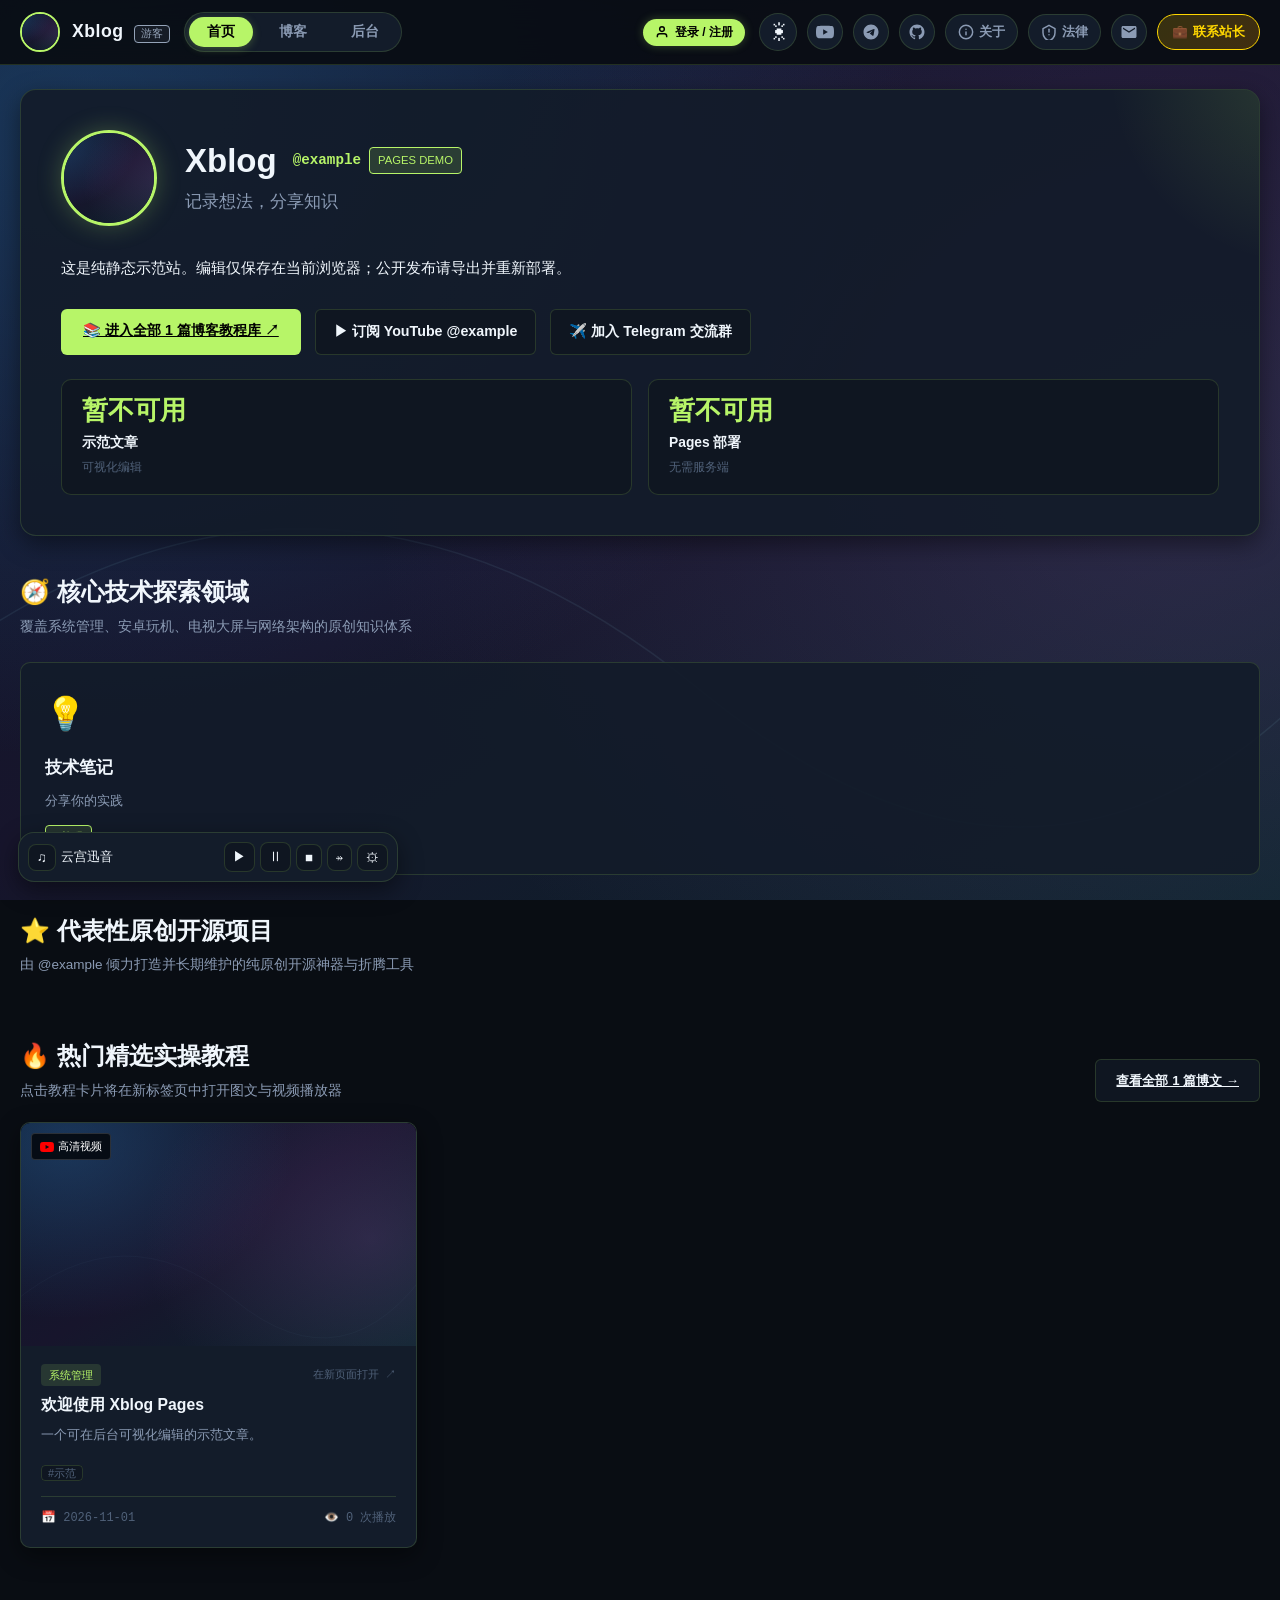
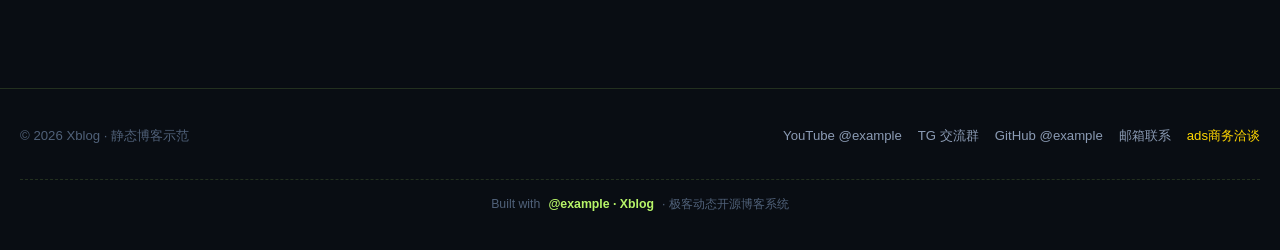
<file: site/index.html>
<!doctype html>
<html lang="zh-CN">
<head>
  <meta charset="utf-8">
  <meta name="viewport" content="width=device-width, initial-scale=1.0">
  <title>Xblog · 极客技术博客 & 玩机知识库</title>
  <meta name="description" content="Xblog官方博客，分享玩机折腾、系统管理与 Linux 运维、Cloudflare、Android TV 与极简科技生活。">
  <link rel="icon" type="image/png" href="assets/gradient-dark.svg">
  <link rel="stylesheet" href="style.css">
  <link rel="stylesheet" href="enhancements.css">
  <link rel="stylesheet" href="editor.css">
  <link rel="stylesheet" href="music-player.css">
</head>
<body data-theme="tech">

  <!-- 专属主题过渡层 (不同主题专属动画控制器) -->
  <div id="theme-transition-curtain"></div>

  <!-- 顶部导航栏 -->
  <header class="header-nav">
    <div class="nav-container">
      <!-- 左侧：品牌头像与标题 -->
      <a href="#home" class="brand-wrap" onclick="navigateTo('home');">
        <img src="assets/gradient-dark.svg" alt="Xblog" class="brand-avatar" onerror="this.src='https://images.unsplash.com/photo-1535713875002-d1d0cf377fde?w=100'">
        <div>
          <span class="brand-title">Xblog</span>
          <span class="brand-badge" id="header-user-level-badge" style="color: #94a3b8; border-color: #94a3b8;">游客</span>
        </div>
      </a>

      <!-- 中间：上排标签页 (首页、博客、后台) -->
      <nav class="nav-tabs-center">
        <button id="nav-tab-home" class="nav-tab-btn active" onclick="navigateTo('home');">首页</button>
        <button id="nav-tab-blog" class="nav-tab-btn" onclick="navigateTo('blog');">博客</button>
        <button id="nav-tab-admin" class="nav-tab-btn" onclick="navigateTo('admin');">后台</button>
      </nav>

      <!-- 右上角：官方图标 (YouTube, TG, GITHUB, 邮件, ads洽谈) -->
      
        <!-- 用户登录与等级切换快捷入口 -->
        <div id="nav-user-status-wrap" style="display: flex; align-items: center; gap: 6px;"></div>

        <div class="nav-right-socials">
        <button id="color-mode-toggle" type="button" aria-label="切换浅色主题" title="切换浅色主题">☀</button>
        <!-- YouTube 图标 -->
        <a href="https://www.youtube.com/" target="_blank" rel="noopener noreferrer" class="social-icon-btn" title="YouTube: @example">
          <svg width="18" height="18" viewBox="0 0 24 24" fill="currentColor"><path d="M23.498 6.186a3.016 3.016 0 0 0-2.122-2.136C19.505 3.545 12 3.545 12 3.545s-7.505 0-9.377.505A3.017 3.017 0 0 0 .502 6.186C0 8.07 0 12 0 12s0 3.93.502 5.814a3.016 3.016 0 0 0 2.122 2.136c1.871.505 9.376.505 9.376.505s7.505 0 9.377-.505a3.015 3.015 0 0 0 2.122-2.136C24 15.93 24 12 24 12s0-3.93-.502-5.814zM9.545 15.568V8.432L15.818 12l-6.273 3.568z"/></svg>
        </a>

        <!-- Telegram (TG) 图标 -->
        <a href="https://t.me/" target="_blank" rel="noopener noreferrer" class="social-icon-btn" title="Telegram: @example">
          <svg width="18" height="18" viewBox="0 0 24 24" fill="currentColor"><path d="M12 2C6.48 2 2 6.48 2 12s4.48 10 10 10 10-4.48 10-10S17.52 2 12 2zm4.64 6.8c-.15 1.58-.8 5.42-1.13 7.19-.14.75-.42 1-.68 1.03-.58.05-1.02-.38-1.58-.75-.88-.58-1.38-.94-2.23-1.5-.99-.65-.35-1.01.22-1.59.15-.15 2.71-2.48 2.76-2.69a.2.2 0 0 0-.05-.18c-.06-.05-.14-.03-.21-.02-.09.02-1.49.95-4.22 2.79-.4.27-.76.41-1.08.4-.36-.01-1.04-.2-1.55-.37-.63-.2-1.12-.31-1.08-.66.02-.18.27-.36.75-.55 2.92-1.27 4.86-2.11 5.83-2.51 2.78-1.16 3.35-1.36 3.73-1.36.08 0 .27.02.39.12.1.08.13.19.14.27-.01.06.01.24 0 .38z"/></svg>
        </a>

        <!-- GITHUB 图标 -->
        <a href="https://github.com/" target="_blank" rel="noopener noreferrer" class="social-icon-btn" title="GitHub: @example">
          <svg width="18" height="18" viewBox="0 0 24 24" fill="currentColor"><path fill-rule="evenodd" clip-rule="evenodd" d="M12 2C6.477 2 2 6.484 2 12.017c0 4.425 2.865 8.18 6.839 9.504.5.092.682-.217.682-.483 0-.237-.008-.868-.013-1.703-2.782.605-3.369-1.343-3.369-1.343-.454-1.158-1.11-1.466-1.11-1.466-.908-.62.069-.608.069-.608 1.003.07 1.53 1.032 1.53 1.032.892 1.53 2.341 1.088 2.91.832.092-.647.35-1.088.636-1.338-2.22-.253-4.555-1.113-4.555-4.951 0-1.093.39-1.988 1.029-2.688-.103-.253-.446-1.272.098-2.65 0 0 .84-.27 2.75 1.026A9.564 9.564 0 0112 6.844c.85.004 1.705.115 2.504.337 1.909-1.296 2.747-1.027 2.747-1.027.546 1.379.202 2.398.1 2.651.64.7 1.028 1.595 1.028 2.688 0 3.848-2.339 4.695-4.566 4.943.359.309.678.92.678 1.855 0 1.338-.012 2.419-.012 2.747 0 .268.18.58.688.482A10.019 10.019 0 0022 12.017C22 6.484 17.522 2 12 2z"/></svg>
        </a>

        <!-- 关于入口 (紧随 GitHub 之后) -->
        <a href="#about" class="social-icon-btn nav-text-btn" onclick="navigateTo('about');" title="关于Xblog与站长故事">
          <svg width="16" height="16" viewBox="0 0 24 24" fill="none" stroke="currentColor" stroke-width="2.2" stroke-linecap="round" stroke-linejoin="round">
            <circle cx="12" cy="12" r="10"></circle>
            <line x1="12" y1="16" x2="12" y2="12"></line>
            <line x1="12" y1="8" x2="12.01" y2="8"></line>
          </svg>
          <span>关于</span>
        </a>

        <!-- 法律入口 (紧随 关于 之后) -->
        <a href="#legal" class="social-icon-btn nav-text-btn" onclick="navigateTo('legal');" title="法律条款、隐私保护政策与免责声明">
          <svg width="16" height="16" viewBox="0 0 24 24" fill="none" stroke="currentColor" stroke-width="2.2" stroke-linecap="round" stroke-linejoin="round">
            <path d="M12 2L3 7v6c0 5.55 3.84 10.74 9 12 5.16-1.26 9-6.45 9-12V7l-9-5z"></path>
            <path d="M12 8v4"></path>
            <path d="M12 16h.01"></path>
          </svg>
          <span>法律</span>
        </a>

        <!-- 邮件图标 (指向 hello@example.com) -->
        <a href="mailto:hello@example.com" class="social-icon-btn" title="邮件联系: hello@example.com">
          <svg width="18" height="18" viewBox="0 0 24 24" fill="currentColor"><path d="M20 4H4c-1.1 0-1.99.9-1.99 2L2 18c0 1.1.9 2 2 2h16c1.1 0 2-.9 2-2V6c0-1.1-.9-2-2-2zm0 4l-8 5-8-5V6l8 5 8-5v2z"/></svg>
        </a>

        <!-- ads 商务洽谈 (指向电报 @Xzheteng8) -->
        <a href="https://t.me/Xzheteng8" target="_blank" rel="noopener noreferrer" class="ads-contact-btn" title="广告与商务洽谈: @Xzheteng8">
          <span>💼</span>
          <span>ads洽谈</span>
        </a>
      </div>
    </div>
  </header>

  <main class="main-wrapper">
    <!-- 1. 首页固定展示：Xblog深度频道介绍与专栏视图 -->
    <div id="home-intro-view"></div>

    <!-- 2. 博客知识库：分类管理、自动标签云与文章网格视图 -->
    <div id="blog-library-view" style="display: none;"></div>

    <!-- 3. 单篇博文详情视图 (在新窗口/页面中打开渲染) -->
    <div id="post-detail-view" style="display: none;"></div>

    <!-- 4. 金主爸爸专属广告自主对接平台视图 (不在首页导航显示，凭专属链接进入) -->
    <div id="sponsor-portal-view" style="display: none;"></div>

    <!-- 5. CMS 后台管理视图 (包含所有区域的单独管理功能) -->
    <div id="admin-view" style="display: none;"></div>

    <!-- 关于与免责声明视图容器 -->
    <div id="about-view" style="display: none;"></div>

    <!-- 法律条款与隐私政策合规视图容器 -->
    <div id="legal-view" style="display: none;"></div>

    <!-- 页面底部横幅广告位 (核心：空闲自动隐藏) -->
    <div id="ad-bottom-slot" class="ad-slot-container"></div>
  </main>

  <!-- 右下角浮动窗口广告位 (核心：空闲自动隐藏) -->
  <div id="ad-floating" style="display: none;"></div>

  <!-- 页脚 -->
  <footer style="border-top: 1px solid var(--border); padding: 36px 20px; text-align: center; color: var(--text-dim); font-size: 0.88rem; margin-top: 60px;">
    <div style="max-width: 1280px; margin: 0 auto; display: flex; justify-content: space-between; align-items: center; flex-wrap: wrap; gap: 16px;">
      <div>
        © 2026 <strong>Xblog</strong> · 极客动态博客 CMS · 开源发布
      </div>
      <div style="display: flex; gap: 16px; align-items: center;">
        <a href="https://www.youtube.com/" target="_blank" rel="noopener noreferrer" style="color: var(--text-muted); text-decoration: none;">YouTube @example</a>
        <a href="https://t.me/" target="_blank" rel="noopener noreferrer" style="color: var(--text-muted); text-decoration: none;">TG 交流群</a>
        <a href="https://github.com/" target="_blank" rel="noopener noreferrer" style="color: var(--text-muted); text-decoration: none;">GitHub @example</a>
        <a href="mailto:hello@example.com" style="color: var(--text-muted); text-decoration: none;">邮箱联系</a>
        <a href="https://t.me/Xzheteng8" target="_blank" rel="noopener noreferrer" style="color: #ffd700; text-decoration: none;">ads商务洽谈</a>
      </div>

      <!-- 最下方保留不可更改的开源网站 GitHub 跳转介绍 (@example · Xblog) -->
      <div style="border-top: 1px dashed var(--border); padding-top: 14px; margin-top: 16px; width: 100%; display: flex; justify-content: center; align-items: center; gap: 8px; font-size: 0.82rem; color: var(--text-dim);">
        <span>Built with</span>
        <a href="https://github.com/" target="_blank" rel="noopener noreferrer" style="color: var(--accent); font-weight: 800; text-decoration: none; display: inline-flex; align-items: center; gap: 4px;">
          <span>@example · Xblog</span>
        </a>
        <span>· 极客动态开源博客系统</span>
      </div>
    </div>
  </footer>

  <!-- 引入模块脚本 -->
  <script src="js/data-seed.js"></script>
  <script src="js/ads.js"></script>
  <script src="js/sponsor.js"></script>
  <script src="js/admin.js"></script>
  <script src="js/blog.js"></script>
  <script src="js/cms-editor.js"></script>
  <script src="js/runtime.js"></script>
  <script src="js/feature-pages.js"></script>
  <script src="js/video-ai.js"></script>
  <script>
    document.addEventListener('DOMContentLoaded', startCMS);
  </script>
  <script src="js/music-catalog.js"></script>
  <script src="js/music-player.js"></script>
</body>
</html>
</file>
<file: site/style.css>
/* 瞎折腾吧 · 独立样式模块 (style.css) — 支持 5 套主题与专属跳转/启动动画 */
:root {
  --font-sans: -apple-system, BlinkMacSystemFont, "Segoe UI", Roboto, "PingFang SC", "Hiragino Sans GB", "Microsoft YaHei", sans-serif;
  --font-mono: "JetBrains Mono", Consolas, "Fira Code", Monaco, monospace;
  --radius-sm: 6px;
  --radius-md: 10px;
  --radius-lg: 16px;
  --transition: all 0.22s cubic-bezier(0.16, 1, 0.3, 1);
}

/* 1. 主题变量定义 */
/* 主题 1: 瞎折腾黑客绿 (默认科技极简) */
body[data-theme="tech"], body:not([data-theme]) {
  --bg-primary: #090d13;
  --bg-secondary: #0f1621;
  --bg-card: #131c2a;
  --bg-card-hover: #192436;
  --border: rgba(183, 245, 104, 0.15);
  --border-focus: #b7f568;
  --text-main: #f0f6fc;
  --text-muted: #8b9bb4;
  --text-dim: #506179;
  --accent: #b7f568;
  --accent-glow: rgba(183, 245, 104, 0.25);
  --accent-secondary: #4ade80;
  --code-bg: #070b10;
  --badge-bg: rgba(183, 245, 104, 0.12);
  --shadow-card: 0 8px 24px rgba(0, 0, 0, 0.45);
}

/* 主题 2: 赛博朋克 2077 霓虹 */
body[data-theme="cyber"] {
  --bg-primary: #0a0612;
  --bg-secondary: #140d24;
  --bg-card: #1c1233;
  --bg-card-hover: #261845;
  --border: rgba(0, 240, 255, 0.22);
  --border-focus: #ff007f;
  --text-main: #ffffff;
  --text-muted: #a394c2;
  --text-dim: #6d5b8c;
  --accent: #00f0ff;
  --accent-glow: rgba(0, 240, 255, 0.35);
  --accent-secondary: #ff007f;
  --code-bg: #06030b;
  --badge-bg: rgba(255, 0, 127, 0.18);
  --shadow-card: 0 8px 30px rgba(0, 240, 255, 0.12), 0 0 15px rgba(255, 0, 127, 0.08);
}

/* 主题 3: GitHub Dark 极客暗黑 */
body[data-theme="github"] {
  --bg-primary: #0d1117;
  --bg-secondary: #161b22;
  --bg-card: #21262d;
  --bg-card-hover: #30363d;
  --border: rgba(240, 246, 252, 0.1);
  --border-focus: #58a6ff;
  --text-main: #c9d1d9;
  --text-muted: #8b949e;
  --text-dim: #6e7681;
  --accent: #58a6ff;
  --accent-glow: rgba(88, 166, 255, 0.25);
  --accent-secondary: #238636;
  --code-bg: #0b0f14;
  --badge-bg: rgba(88, 166, 255, 0.15);
  --shadow-card: 0 6px 18px rgba(0, 0, 0, 0.4);
}

/* 主题 4: Notion 简约纸白 */
body[data-theme="notion"] {
  --bg-primary: #f7f6f3;
  --bg-secondary: #edebe7;
  --bg-card: #ffffff;
  --bg-card-hover: #fafafa;
  --border: rgba(55, 53, 47, 0.14);
  --border-focus: #2eaadc;
  --text-main: #2f3437;
  --text-muted: #787774;
  --text-dim: #9b9a97;
  --accent: #2eaadc;
  --accent-glow: rgba(46, 170, 220, 0.2);
  --accent-secondary: #eb5757;
  --code-bg: #f1f1ef;
  --badge-bg: rgba(46, 170, 220, 0.12);
  --shadow-card: 0 4px 16px rgba(15, 15, 15, 0.06);
}

/* 主题 5: Dracula 德古拉暮光紫 */
body[data-theme="dracula"] {
  --bg-primary: #21222c;
  --bg-secondary: #282a36;
  --bg-card: #343746;
  --bg-card-hover: #44475a;
  --border: rgba(189, 147, 249, 0.2);
  --border-focus: #bd93f9;
  --text-main: #f8f8f2;
  --text-muted: #6272a4;
  --text-dim: #44475a;
  --accent: #bd93f9;
  --accent-glow: rgba(189, 147, 249, 0.3);
  --accent-secondary: #50fa7b;
  --code-bg: #191a21;
  --badge-bg: rgba(189, 147, 249, 0.16);
  --shadow-card: 0 8px 24px rgba(0, 0, 0, 0.35);
}

/* 全局基底 */
* { box-sizing: border-box; margin: 0; padding: 0; }
html { scroll-behavior: smooth; font-size: 15px; }
body {
  background-color: var(--bg-primary);
  color: var(--text-main);
  font-family: var(--font-sans);
  line-height: 1.65;
  min-height: 100vh;
  transition: background-color 0.3s ease, color 0.3s ease;
  position: relative;
  overflow-x: hidden;
}

/* 2. 主题专属启动与跳转专属动画控制器 */
#theme-transition-curtain {
  position: fixed;
  inset: 0;
  pointer-events: none;
  z-index: 9999;
  opacity: 0;
  transition: opacity 0.25s ease;
}

#theme-transition-curtain.animating {
  opacity: 1;
}

/* Tech 主题专属动效：CRT 荧光扫描与终端代码雨 */
body[data-theme="tech"] #theme-transition-curtain.animating {
  background: radial-gradient(circle at center, rgba(183, 245, 104, 0.08) 0%, rgba(9, 13, 19, 0.95) 75%);
  animation: techCrtSweep 0.35s ease-out forwards;
}
body[data-theme="tech"] #theme-transition-curtain.animating::after {
  content: "";
  position: absolute;
  inset: 0;
  background: linear-gradient(rgba(18, 16, 16, 0) 50%, rgba(0, 0, 0, 0.25) 50%);
  background-size: 100% 4px;
  opacity: 0.6;
}

@keyframes techCrtSweep {
  0% { transform: scaleY(0.01); filter: brightness(3); }
  60% { transform: scaleY(1.05); filter: brightness(1.4); }
  100% { transform: scaleY(1); opacity: 0; filter: brightness(1); }
}

/* Cyber 主题专属动效：RGB 色散色差与霓虹高压脉冲 */
body[data-theme="cyber"] #theme-transition-curtain.animating {
  background: rgba(10, 6, 18, 0.88);
  animation: cyberGlitchPulse 0.32s steps(2, jump-none) forwards;
}
body[data-theme="cyber"] #theme-transition-curtain.animating::before {
  content: "CYBERPUNK // LAUNCH";
  position: absolute;
  top: 50%; left: 50%;
  transform: translate(-50%, -50%);
  color: #00f0ff;
  font-family: var(--font-mono);
  font-size: 1.5rem;
  letter-spacing: 4px;
  text-shadow: 2px 0 #ff007f, -2px 0 #00f0ff;
  animation: cyberGlitchText 0.32s infinite;
}

@keyframes cyberGlitchPulse {
  0% { clip-path: inset(40% 0 61% 0); transform: skew(4deg); }
  30% { clip-path: inset(10% 0 20% 0); transform: skew(-4deg); }
  70% { clip-path: inset(70% 0 10% 0); transform: skew(2deg); }
  100% { clip-path: inset(0 0 0 0); transform: skew(0); opacity: 0; }
}
@keyframes cyberGlitchText {
  0%, 100% { transform: translate(-50%, -50%) skew(0deg); }
  50% { transform: translate(-48%, -52%) skew(-6deg); }
}

/* GitHub 主题专属动效：Git Commit 节点平滑展开 */
body[data-theme="github"] #theme-transition-curtain.animating {
  background: rgba(13, 17, 23, 0.92);
  animation: gitBranchWipe 0.3s cubic-bezier(0.2, 0.8, 0.2, 1) forwards;
}
@keyframes gitBranchWipe {
  0% { transform: translateY(-100%); opacity: 0.8; }
  60% { transform: translateY(0); opacity: 1; }
  100% { transform: translateY(100%); opacity: 0; }
}

/* Notion 主题专属动效：柔和水墨墨晕淡出 */
body[data-theme="notion"] #theme-transition-curtain.animating {
  background: rgba(247, 246, 243, 0.94);
  animation: notionInkFade 0.35s ease-out forwards;
}
@keyframes notionInkFade {
  0% { opacity: 0; transform: scale(0.98); }
  50% { opacity: 1; transform: scale(1); }
  100% { opacity: 0; transform: scale(1.02); }
}

/* Dracula 主题专属动效：德古拉暮光紫雾微粒 */
body[data-theme="dracula"] #theme-transition-curtain.animating {
  background: radial-gradient(circle, rgba(189, 147, 249, 0.25) 0%, rgba(33, 34, 44, 0.92) 80%);
  animation: draculaMistPuff 0.35s ease-in-out forwards;
}
@keyframes draculaMistPuff {
  0% { filter: blur(10px); opacity: 0; }
  50% { filter: blur(4px); opacity: 1; }
  100% { filter: blur(0px); opacity: 0; }
}

/* 3. 广告位核心控制规则：空闲自动隐藏，添加才显示！ */
.ad-slot-container.is-idle,
.ad-card.is-idle,
[data-ad-idle="true"] {
  display: none !important;
  margin: 0 !important;
  padding: 0 !important;
  height: 0 !important;
  overflow: hidden !important;
  border: none !important;
}

/* 广告展示卡片通用美化 */
.ad-slot-container {
  margin: 20px 0;
  transition: var(--transition);
}

.ad-card {
  background: linear-gradient(135deg, var(--bg-card) 0%, var(--bg-secondary) 100%);
  border: 1px solid var(--accent);
  box-shadow: 0 4px 20px var(--accent-glow);
  border-radius: var(--radius-md);
  padding: 16px 20px;
  position: relative;
  display: flex;
  align-items: center;
  justify-content: space-between;
  gap: 16px;
  transition: var(--transition);
}

.ad-card:hover {
  transform: translateY(-2px);
  box-shadow: 0 8px 28px var(--accent-glow);
}

.ad-badge {
  display: inline-block;
  font-size: 0.72rem;
  font-family: var(--font-mono);
  font-weight: 700;
  padding: 2px 8px;
  border-radius: 4px;
  background: var(--badge-bg);
  color: var(--accent);
  border: 1px solid var(--accent);
  margin-bottom: 6px;
}

.ad-title {
  font-size: 1.05rem;
  font-weight: 700;
  color: var(--text-main);
  margin-bottom: 4px;
}

.ad-desc {
  font-size: 0.88rem;
  color: var(--text-muted);
  line-height: 1.5;
}

.ad-btn {
  display: inline-flex;
  align-items: center;
  gap: 6px;
  padding: 8px 16px;
  background: var(--accent);
  color: #000;
  font-weight: 700;
  font-size: 0.88rem;
  border-radius: var(--radius-sm);
  text-decoration: none;
  white-space: nowrap;
  transition: var(--transition);
}
body[data-theme="notion"] .ad-btn { color: #fff; }
.ad-btn:hover {
  filter: brightness(1.15);
  transform: scale(1.03);
}

/* 浮动广告窗 */
#ad-floating {
  position: fixed;
  bottom: 24px;
  right: 24px;
  width: 320px;
  z-index: 1000;
  background: var(--bg-card);
  border: 1px solid var(--accent);
  border-radius: var(--radius-md);
  box-shadow: var(--shadow-card), 0 0 20px var(--accent-glow);
  padding: 16px;
  animation: floatSlideUp 0.4s cubic-bezier(0.16, 1, 0.3, 1);
}

@keyframes floatSlideUp {
  from { transform: translateY(50px); opacity: 0; }
  to { transform: translateY(0); opacity: 1; }
}

.float-close-btn {
  position: absolute;
  top: 8px;
  right: 8px;
  background: transparent;
  border: none;
  color: var(--text-dim);
  cursor: pointer;
  font-size: 1.1rem;
  padding: 4px;
  line-height: 1;
}
.float-close-btn:hover { color: var(--accent); }

/* 4. 头部导航栏与右上角官方社交图标 */
.header-nav {
  position: sticky;
  top: 0;
  z-index: 100;
  background: rgba(9, 13, 19, 0.92);
  backdrop-filter: blur(14px);
  -webkit-backdrop-filter: blur(14px);
  border-bottom: 1px solid var(--border);
  transition: background-color 0.3s;
}
body[data-theme="cyber"] .header-nav { background: rgba(10, 6, 18, 0.92); }
body[data-theme="github"] .header-nav { background: rgba(13, 17, 23, 0.92); }
body[data-theme="notion"] .header-nav { background: rgba(247, 246, 243, 0.94); }
body[data-theme="dracula"] .header-nav { background: rgba(33, 34, 44, 0.92); }

.nav-container {
  max-width: 1280px;
  margin: 0 auto;
  padding: 0 20px;
  height: 64px;
  display: flex;
  align-items: center;
  justify-content: space-between;
  gap: 16px;
}

.brand-wrap {
  display: flex;
  align-items: center;
  gap: 12px;
  text-decoration: none;
  color: inherit;
  cursor: pointer;
  flex-shrink: 0;
}

.brand-avatar {
  width: 40px;
  height: 40px;
  border-radius: 50%;
  border: 2px solid var(--accent);
  object-fit: cover;
  transition: transform 0.3s ease;
}
.brand-wrap:hover .brand-avatar { transform: rotate(12deg) scale(1.08); }

.brand-title {
  font-size: 1.18rem;
  font-weight: 800;
  letter-spacing: 0.5px;
}
.brand-badge {
  font-family: var(--font-mono);
  font-size: 0.7rem;
  padding: 2px 6px;
  border-radius: 4px;
  background: var(--badge-bg);
  color: var(--accent);
  border: 1px solid var(--accent);
  margin-left: 6px;
}

/* 顶部标签页切换：首页、博客、后台 */
.nav-tabs-center {
  display: flex;
  align-items: center;
  gap: 8px;
  background: var(--bg-card);
  padding: 4px;
  border-radius: 24px;
  border: 1px solid var(--border);
}

.nav-tab-btn {
  padding: 6px 18px;
  border-radius: 20px;
  color: var(--text-muted);
  text-decoration: none;
  font-weight: 600;
  font-size: 0.92rem;
  transition: var(--transition);
  cursor: pointer;
  border: none;
  background: transparent;
}
.nav-tab-btn:hover {
  color: var(--text-main);
}
.nav-tab-btn.active {
  background: var(--accent);
  color: #000;
  box-shadow: 0 2px 8px var(--accent-glow);
}
body[data-theme="notion"] .nav-tab-btn.active { color: #fff; }

/* 右上角官方图标区 (包含 YouTube, TG, GitHub, 邮件, ads洽谈) */
.nav-right-socials {
  display: flex;
  align-items: center;
  gap: 10px;
  flex-shrink: 0;
}

.social-icon-btn {
  display: inline-flex;
  align-items: center;
  justify-content: center;
  width: 36px;
  height: 36px;
  border-radius: 50%;
  background: var(--bg-card);
  border: 1px solid var(--border);
  color: var(--text-muted);
  text-decoration: none;
  transition: var(--transition);
}
.social-icon-btn:hover {
  color: var(--accent);
  border-color: var(--accent);
  transform: translateY(-2px);
  box-shadow: 0 4px 12px var(--accent-glow);
}

.ads-contact-btn {
  display: inline-flex;
  align-items: center;
  gap: 5px;
  padding: 6px 14px;
  border-radius: 20px;
  background: linear-gradient(135deg, rgba(255, 215, 0, 0.18), rgba(255, 165, 0, 0.22));
  border: 1px solid #ffd700;
  color: #ffd700;
  font-weight: 700;
  font-size: 0.85rem;
  text-decoration: none;
  transition: var(--transition);
}
.ads-contact-btn:hover {
  background: #ffd700;
  color: #000;
  box-shadow: 0 0 14px rgba(255, 215, 0, 0.5);
  transform: translateY(-1px);
}

/* 5. 首页固定展示：瞎折腾吧深度频道介绍与专栏 */
.home-showcase-wrapper {
  animation: fadeIn 0.3s ease-out;
}

@keyframes fadeIn {
  from { opacity: 0; transform: translateY(8px); }
  to { opacity: 1; transform: translateY(0); }
}

.channel-hero-card {
  background: linear-gradient(135deg, var(--bg-card) 0%, var(--bg-secondary) 100%);
  border: 1px solid var(--border);
  border-radius: var(--radius-lg);
  padding: 40px;
  position: relative;
  overflow: hidden;
  margin-bottom: 32px;
  box-shadow: var(--shadow-card);
}
.channel-hero-card::after {
  content: "";
  position: absolute;
  top: -50%;
  right: -20%;
  width: 400px;
  height: 400px;
  background: radial-gradient(circle, var(--accent-glow) 0%, transparent 70%);
  opacity: 0.6;
  pointer-events: none;
}

.channel-profile-row {
  display: flex;
  align-items: center;
  gap: 28px;
  margin-bottom: 28px;
}
.channel-big-avatar {
  width: 96px;
  height: 96px;
  border-radius: 50%;
  border: 3px solid var(--accent);
  box-shadow: 0 0 24px var(--accent-glow);
  object-fit: cover;
  flex-shrink: 0;
}

.channel-meta-title {
  font-size: 2.2rem;
  font-weight: 900;
  line-height: 1.25;
}
.channel-handle-badge {
  font-family: var(--font-mono);
  font-size: 0.95rem;
  color: var(--accent);
  font-weight: 700;
  margin-left: 8px;
}
.channel-slogan {
  font-size: 1.15rem;
  color: var(--text-muted);
  margin-top: 6px;
}

.channel-bio-p {
  font-size: 1rem;
  color: var(--text-main);
  line-height: 1.8;
  max-width: 880px;
  margin-bottom: 28px;
}

/* 统计卡片条 */
.channel-stats-grid {
  display: grid;
  grid-template-columns: repeat(auto-fit, minmax(200px, 1fr));
  gap: 16px;
  margin-top: 24px;
}
.stat-box {
  background: var(--bg-secondary);
  border: 1px solid var(--border);
  border-radius: var(--radius-md);
  padding: 18px 20px;
  transition: var(--transition);
}
.stat-box:hover {
  border-color: var(--accent);
  transform: translateY(-2px);
}
.stat-number {
  font-size: 1.7rem;
  font-weight: 800;
  color: var(--accent);
  font-family: var(--font-mono);
  line-height: 1.2;
}
.stat-label {
  font-size: 0.92rem;
  font-weight: 700;
  color: var(--text-main);
  margin: 4px 0 2px;
}
.stat-sub {
  font-size: 0.78rem;
  color: var(--text-dim);
}

/* 四大折腾核心方向卡片 */
.domains-grid {
  display: grid;
  grid-template-columns: repeat(auto-fit, minmax(280px, 1fr));
  gap: 20px;
  margin: 24px 0 36px;
}
.domain-card {
  background: var(--bg-card);
  border: 1px solid var(--border);
  border-radius: var(--radius-md);
  padding: 24px;
  transition: var(--transition);
}
.domain-card:hover {
  transform: translateY(-4px);
  border-color: var(--border-focus);
  box-shadow: 0 10px 28px var(--accent-glow);
}
.domain-icon {
  font-size: 2.2rem;
  margin-bottom: 12px;
}
.domain-title {
  font-size: 1.15rem;
  font-weight: 800;
  margin-bottom: 8px;
  color: var(--text-main);
}
.domain-desc {
  font-size: 0.88rem;
  color: var(--text-muted);
  line-height: 1.6;
  margin-bottom: 14px;
}
.domain-tags-wrap {
  display: flex;
  flex-wrap: wrap;
  gap: 6px;
}
.domain-tag {
  font-size: 0.75rem;
  font-family: var(--font-mono);
  background: var(--badge-bg);
  color: var(--accent);
  padding: 2px 8px;
  border-radius: 4px;
  border: 1px solid var(--accent);
}

/* 代表性原创开源项目卡片 */
.projects-grid {
  display: grid;
  grid-template-columns: repeat(auto-fit, minmax(320px, 1fr));
  gap: 20px;
  margin: 20px 0 36px;
}
.project-card {
  background: var(--bg-card);
  border: 1px solid var(--border);
  border-radius: var(--radius-md);
  padding: 22px;
  display: flex;
  flex-direction: column;
  justify-content: space-between;
  transition: var(--transition);
}
.project-card:hover {
  border-color: var(--accent);
  transform: translateY(-3px);
}

/* 6. 博客视图 (分类管理、自动标签云与文章网格) */
.blog-view-wrapper {
  animation: fadeIn 0.3s ease-out;
}

.category-nav-bar {
  display: flex;
  gap: 8px;
  overflow-x: auto;
  padding-bottom: 8px;
  margin-bottom: 16px;
  border-bottom: 1px solid var(--border);
}

.cat-pill {
  padding: 8px 16px;
  border-radius: var(--radius-sm);
  background: var(--bg-card);
  border: 1px solid var(--border);
  color: var(--text-muted);
  font-size: 0.9rem;
  font-weight: 600;
  cursor: pointer;
  white-space: nowrap;
  display: flex;
  align-items: center;
  gap: 6px;
  transition: var(--transition);
}
.cat-pill:hover, .cat-pill.active {
  background: var(--accent);
  color: #000;
  border-color: var(--accent);
}
body[data-theme="notion"] .cat-pill:hover, body[data-theme="notion"] .cat-pill.active { color: #fff; }
.cat-count {
  font-size: 0.75rem;
  opacity: 0.8;
  font-family: var(--font-mono);
}

/* 动态标签云 */
.tag-cloud-box {
  background: var(--bg-card);
  border: 1px solid var(--border);
  border-radius: var(--radius-md);
  padding: 16px 20px;
  margin-bottom: 24px;
}
.tag-cloud-title {
  font-size: 0.85rem;
  font-weight: 700;
  color: var(--text-dim);
  margin-bottom: 10px;
  text-transform: uppercase;
  letter-spacing: 0.5px;
}
.tags-wrap {
  display: flex;
  flex-wrap: wrap;
  gap: 8px;
}
.tag-btn {
  padding: 4px 10px;
  border-radius: 14px;
  background: var(--bg-secondary);
  border: 1px solid var(--border);
  color: var(--text-muted);
  font-size: 0.8rem;
  cursor: pointer;
  transition: var(--transition);
}
.tag-btn:hover, .tag-btn.active {
  background: var(--accent);
  color: #000;
  border-color: var(--accent);
  font-weight: 700;
}
body[data-theme="notion"] .tag-btn:hover, body[data-theme="notion"] .tag-btn.active { color: #fff; }

/* 搜索栏 */
.filter-bar {
  display: flex;
  flex-wrap: wrap;
  align-items: center;
  justify-content: space-between;
  gap: 16px;
  margin-bottom: 24px;
}
.search-box {
  position: relative;
  flex: 1;
  max-width: 420px;
}
.search-input {
  width: 100%;
  padding: 10px 14px 10px 38px;
  background: var(--bg-card);
  border: 1px solid var(--border);
  border-radius: var(--radius-md);
  color: var(--text-main);
  font-size: 0.92rem;
  outline: none;
  transition: var(--transition);
}
.search-input:focus {
  border-color: var(--border-focus);
  box-shadow: 0 0 12px var(--accent-glow);
}
.search-icon {
  position: absolute;
  left: 12px;
  top: 50%;
  transform: translateY(-50%);
  color: var(--text-dim);
  pointer-events: none;
}

/* 博文卡片网格与新窗口跳转链接 */
.posts-grid {
  display: grid;
  grid-template-columns: repeat(auto-fill, minmax(360px, 1fr));
  gap: 24px;
}

.post-card-link {
  text-decoration: none;
  color: inherit;
  display: block;
}

.post-card {
  background: var(--bg-card);
  border: 1px solid var(--border);
  border-radius: var(--radius-md);
  overflow: hidden;
  display: flex;
  flex-direction: column;
  height: 100%;
  transition: var(--transition);
  cursor: pointer;
  box-shadow: var(--shadow-card);
}
.post-card:hover {
  transform: translateY(-4px);
  border-color: var(--border-focus);
  box-shadow: 0 12px 32px var(--accent-glow);
}

.post-cover-wrap {
  width: 100%;
  aspect-ratio: 16 / 9;
  background: #000;
  position: relative;
  overflow: hidden;
}
.post-cover-img {
  width: 100%;
  height: 100%;
  object-fit: cover;
  transition: transform 0.4s ease;
}
.post-card:hover .post-cover-img {
  transform: scale(1.04);
}

.post-yt-badge {
  position: absolute;
  top: 10px;
  left: 10px;
  background: rgba(0, 0, 0, 0.75);
  backdrop-filter: blur(4px);
  border: 1px solid rgba(255, 255, 255, 0.15);
  color: #fff;
  font-size: 0.75rem;
  padding: 3px 8px;
  border-radius: 4px;
  display: flex;
  align-items: center;
  gap: 4px;
}

.post-card-body {
  padding: 18px 20px;
  display: flex;
  flex-direction: column;
  flex: 1;
}

.post-card-title {
  font-size: 1.05rem;
  font-weight: 700;
  line-height: 1.45;
  margin-bottom: 8px;
  color: var(--text-main);
}
.post-card-desc {
  font-size: 0.88rem;
  color: var(--text-muted);
  line-height: 1.55;
  margin-bottom: 14px;
  flex: 1;
}

.post-card-meta {
  display: flex;
  align-items: center;
  justify-content: space-between;
  font-size: 0.8rem;
  color: var(--text-dim);
  font-family: var(--font-mono);
  border-top: 1px solid var(--border);
  padding-top: 12px;
}


/* 博文详情页目录导读 (TOC) */
.post-toc-panel {
  background: var(--bg-secondary);
  border: 1px solid var(--border);
  border-left: 3px solid var(--accent);
  border-radius: var(--radius-sm);
  padding: 16px 20px;
  margin-bottom: 28px;
}
.toc-title {
  font-weight: 700;
  font-size: 0.95rem;
  color: var(--accent);
  margin-bottom: 8px;
  display: flex;
  align-items: center;
  gap: 6px;
}
.toc-list {
  list-style: none !important;
  margin-left: 0 !important;
  padding-left: 0 !important;
}
.toc-item {
  margin: 4px 0;
  font-size: 0.88rem;
}
.toc-item.level-3 {
  margin-left: 18px !important;
  font-size: 0.84rem;
  color: var(--text-muted);
}
.toc-link {
  color: var(--text-main);
  text-decoration: none;
  transition: color 0.2s;
}
.toc-link:hover {
  color: var(--accent);
  text-decoration: underline;
}

/* 详情页顶部封面大图 */
.detail-cover-banner {
  width: 100%;
  aspect-ratio: 16 / 9;
  max-height: 460px;
  border-radius: var(--radius-md);
  overflow: hidden;
  margin-bottom: 24px;
  border: 1px solid var(--border);
  position: relative;
}
.detail-cover-banner img {
  width: 100%;
  height: 100%;
  object-fit: cover;
}

/* 7. 博文详情页 (新窗口打开展示) */
.post-detail-view {
  background: var(--bg-card);
  border: 1px solid var(--border);
  border-radius: var(--radius-lg);
  padding: 36px;
  box-shadow: var(--shadow-card);
  animation: fadeIn 0.3s ease-out;
}

.back-home-btn {
  display: inline-flex;
  align-items: center;
  gap: 6px;
  color: var(--accent);
  text-decoration: none;
  font-weight: 600;
  margin-bottom: 20px;
  cursor: pointer;
  transition: transform 0.2s;
}
.back-home-btn:hover { transform: translateX(-4px); }

.detail-title {
  font-size: 2.1rem;
  font-weight: 800;
  line-height: 1.35;
  margin-bottom: 14px;
}

.detail-meta-bar {
  display: flex;
  flex-wrap: wrap;
  gap: 16px;
  font-size: 0.88rem;
  color: var(--text-muted);
  margin-bottom: 24px;
  padding-bottom: 16px;
  border-bottom: 1px solid var(--border);
}

.video-player-container {
  width: 100%;
  aspect-ratio: 16 / 9;
  border-radius: var(--radius-md);
  overflow: hidden;
  background: #000;
  border: 1px solid var(--border);
  margin-bottom: 28px;
  box-shadow: var(--shadow-card);
}
.video-player-container iframe {
  width: 100%;
  height: 100%;
  border: none;
}

.description-links-panel {
  background: var(--bg-secondary);
  border: 1px solid var(--accent);
  border-radius: var(--radius-md);
  padding: 18px 22px;
  margin-bottom: 30px;
}
.desc-links-title {
  font-weight: 700;
  font-size: 1rem;
  color: var(--accent);
  margin-bottom: 10px;
  display: flex;
  align-items: center;
  gap: 8px;
}
.desc-link-item {
  display: block;
  color: var(--text-main);
  text-decoration: none;
  font-size: 0.9rem;
  padding: 6px 0;
  border-bottom: 1px dashed var(--border);
  transition: color 0.2s;
}
.desc-link-item:last-child { border-bottom: none; }
.desc-link-item:hover { color: var(--accent); }

/* Markdown 样式 */
.markdown-body {
  font-size: 1rem;
  line-height: 1.75;
  color: var(--text-main);
}
.markdown-body h1, .markdown-body h2, .markdown-body h3 {
  margin-top: 28px;
  margin-bottom: 14px;
  font-weight: 750;
  color: var(--text-main);
}
.markdown-body h2 {
  font-size: 1.45rem;
  padding-bottom: 8px;
  border-bottom: 1px solid var(--border);
}
.markdown-body p { margin-bottom: 16px; }
.markdown-body ul, .markdown-body ol { margin-left: 24px; margin-bottom: 16px; }
.markdown-body li { margin-bottom: 6px; }
.markdown-body code:not(pre code) {
  font-family: var(--font-mono);
  font-size: 0.88em;
  background: var(--code-bg);
  padding: 2px 6px;
  border-radius: 4px;
  color: var(--accent);
  border: 1px solid var(--border);
}
.markdown-body pre {
  background: var(--code-bg);
  border: 1px solid var(--border);
  border-radius: var(--radius-md);
  padding: 16px;
  overflow-x: auto;
  font-family: var(--font-mono);
  font-size: 0.88rem;
  line-height: 1.5;
  margin: 18px 0;
}

/* 8. 金主爸爸专属广告页 (Sponsor Portal) */
.sponsor-portal-container {
  max-width: 900px;
  margin: 0 auto;
  background: var(--bg-card);
  border: 1px solid #ffd700;
  border-radius: var(--radius-lg);
  padding: 36px;
  box-shadow: 0 10px 40px rgba(255, 215, 0, 0.12);
}
.sponsor-badge-top {
  display: inline-flex;
  align-items: center;
  gap: 6px;
  padding: 4px 12px;
  background: rgba(255, 215, 0, 0.15);
  border: 1px solid #ffd700;
  color: #ffd700;
  border-radius: 20px;
  font-weight: 700;
  font-size: 0.85rem;
  margin-bottom: 12px;
}
.sponsor-auth-card {
  background: var(--bg-secondary);
  border: 1px dashed var(--border);
  border-radius: var(--radius-md);
  padding: 24px;
  margin: 20px 0;
  text-align: center;
}
.sponsor-slots-selector {
  display: flex;
  gap: 12px;
  margin: 20px 0;
  flex-wrap: wrap;
}
.sponsor-slot-tab {
  padding: 8px 18px;
  background: var(--bg-secondary);
  border: 1px solid var(--border);
  border-radius: var(--radius-sm);
  color: var(--text-muted);
  cursor: pointer;
  font-weight: 600;
  transition: var(--transition);
}
.sponsor-slot-tab.active {
  background: #ffd700;
  color: #000;
  border-color: #ffd700;
}
.sponsor-slot-tab.disabled {
  opacity: 0.45;
  cursor: not-allowed;
  border-style: dashed;
}

/* 9. 后台管理中心 (Admin Shell - 包含所有区域单独管理) */
.admin-shell {
  display: flex;
  gap: 28px;
  min-height: 600px;
}
.admin-sidebar {
  width: 230px;
  flex-shrink: 0;
  background: var(--bg-card);
  border: 1px solid var(--border);
  border-radius: var(--radius-md);
  padding: 16px;
  display: flex;
  flex-direction: column;
  gap: 6px;
}
.admin-menu-item {
  display: flex;
  align-items: center;
  gap: 10px;
  padding: 10px 14px;
  border-radius: var(--radius-sm);
  color: var(--text-muted);
  text-decoration: none;
  font-weight: 600;
  cursor: pointer;
  transition: var(--transition);
}
.admin-menu-item:hover, .admin-menu-item.active {
  background: var(--accent);
  color: #000;
}
body[data-theme="notion"] .admin-menu-item:hover, body[data-theme="notion"] .admin-menu-item.active { color: #fff; }

.admin-content {
  flex: 1;
  background: var(--bg-card);
  border: 1px solid var(--border);
  border-radius: var(--radius-md);
  padding: 28px;
}

/* 状态药丸与通用表单控件 */
.ad-status-pill {
  font-size: 0.75rem;
  padding: 3px 8px;
  border-radius: 12px;
  font-weight: 700;
}
.ad-status-pill.active {
  background: rgba(74, 222, 128, 0.15);
  color: #4ade80;
  border: 1px solid #4ade80;
}
.ad-status-pill.idle {
  background: rgba(148, 163, 184, 0.12);
  color: #94a3b8;
  border: 1px solid #94a3b8;
}

.form-group { margin-bottom: 18px; }
.form-label {
  display: block;
  font-size: 0.88rem;
  font-weight: 600;
  margin-bottom: 6px;
  color: var(--text-main);
}
.form-input, .form-textarea, .form-select {
  width: 100%;
  padding: 10px 12px;
  background: var(--bg-secondary);
  border: 1px solid var(--border);
  border-radius: var(--radius-sm);
  color: var(--text-main);
  font-family: inherit;
  font-size: 0.92rem;
  outline: none;
  transition: var(--transition);
}
.form-input:focus, .form-textarea:focus { border-color: var(--border-focus); }

.btn-primary {
  padding: 10px 20px;
  background: var(--accent);
  color: #000;
  border: none;
  border-radius: var(--radius-sm);
  font-weight: 700;
  cursor: pointer;
  transition: var(--transition);
}
body[data-theme="notion"] .btn-primary { color: #fff; }
.btn-primary:hover { filter: brightness(1.15); }

.btn-secondary {
  padding: 10px 20px;
  background: var(--bg-secondary);
  color: var(--text-main);
  border: 1px solid var(--border);
  border-radius: var(--radius-sm);
  font-weight: 600;
  cursor: pointer;
  transition: var(--transition);
}
.btn-secondary:hover { border-color: var(--accent); color: var(--accent); }

.btn-danger {
  padding: 8px 16px;
  background: rgba(239, 68, 68, 0.15);
  color: #ef4444;
  border: 1px solid #ef4444;
  border-radius: var(--radius-sm);
  font-weight: 600;
  cursor: pointer;
}
.btn-danger:hover { background: #ef4444; color: #fff; }

.modal-backdrop {
  position: fixed;
  inset: 0;
  background: rgba(0, 0, 0, 0.7);
  backdrop-filter: blur(4px);
  z-index: 2000;
  display: flex;
  align-items: center;
  justify-content: center;
  padding: 20px;
}
.modal-box {
  background: var(--bg-card);
  border: 1px solid var(--border);
  border-radius: var(--radius-lg);
  max-width: 600px;
  width: 100%;
  padding: 28px;
  box-shadow: var(--shadow-card);
  position: relative;
  max-height: 90vh;
  overflow-y: auto;
}

.main-wrapper {
  max-width: 1280px;
  margin: 0 auto;
  padding: 24px 20px 80px;
}

@media (max-width: 900px) {
  .nav-tabs-center { order: 3; width: 100%; justify-content: center; margin-top: 8px; }
  .nav-container { height: auto; flex-wrap: wrap; padding: 12px 20px; }
  .channel-profile-row { flex-direction: column; text-align: center; }
  .admin-shell { flex-direction: column; }
  .admin-sidebar { width: 100%; }
}


/* Google 扫码自动登录与授权弹窗样式 */
.google-qr-card {
  background: var(--bg-secondary);
  border: 1px solid var(--border);
  border-radius: var(--radius-md);
  padding: 24px;
  text-align: center;
  position: relative;
  overflow: hidden;
}
.google-qr-frame {
  width: 200px;
  height: 200px;
  margin: 16px auto;
  background: #ffffff;
  border-radius: 12px;
  padding: 12px;
  box-shadow: 0 4px 20px rgba(0, 0, 0, 0.4);
  position: relative;
  display: flex;
  align-items: center;
  justify-content: center;
}
.google-qr-center-logo {
  position: absolute;
  top: 50%;
  left: 50%;
  transform: translate(-50%, -50%);
  width: 40px;
  height: 40px;
  background: #ffffff;
  border-radius: 50%;
  box-shadow: 0 2px 8px rgba(0, 0, 0, 0.2);
  display: flex;
  align-items: center;
  justify-content: center;
}
.google-scan-line {
  position: absolute;
  top: 12px;
  left: 12px;
  right: 12px;
  height: 2px;
  background: linear-gradient(90deg, transparent, #4285f4, transparent);
  animation: scanLaser 2s ease-in-out infinite alternate;
  pointer-events: none;
}
@keyframes scanLaser {
  0% { top: 12px; opacity: 0.2; }
  50% { opacity: 1; }
  100% { top: 186px; opacity: 0.2; }
}
.login-tabs-nav {
  display: flex;
  gap: 8px;
  margin-bottom: 20px;
  border-bottom: 1px solid var(--border);
  padding-bottom: 8px;
}
.login-tab-item {
  padding: 8px 16px;
  border-radius: var(--radius-sm);
  background: transparent;
  border: 1px solid transparent;
  color: var(--text-muted);
  cursor: pointer;
  font-weight: 600;
  font-size: 0.9rem;
  transition: var(--transition);
}
.login-tab-item.active {
  background: var(--bg-secondary);
  color: var(--accent);
  border-color: var(--border);
}
.google-btn-full {
  display: flex;
  align-items: center;
  justify-content: center;
  gap: 10px;
  width: 100%;
  padding: 12px 18px;
  background: #ffffff;
  color: #3c4043;
  border: 1px solid #dadce0;
  border-radius: 8px;
  font-weight: 600;
  font-size: 0.95rem;
  cursor: pointer;
  transition: var(--transition);
}
.google-btn-full:hover {
  background: #f8f9fa;
  box-shadow: 0 1px 3px rgba(60,64,67,0.3);
}


/* 多平台自动登录与注册弹窗样式 */
.platform-tabs-grid {
  display: grid;
  grid-template-columns: repeat(4, 1fr);
  gap: 8px;
  margin-bottom: 20px;
}
.platform-tab-card {
  background: var(--bg-secondary);
  border: 1px solid var(--border);
  border-radius: var(--radius-sm);
  padding: 10px 6px;
  text-align: center;
  cursor: pointer;
  transition: var(--transition);
  display: flex;
  flex-direction: column;
  align-items: center;
  gap: 4px;
}
.platform-tab-card:hover {
  transform: translateY(-2px);
  border-color: var(--accent);
}
.platform-tab-card.active {
  border-width: 2px;
  background: var(--bg-card);
}
.platform-tab-card.active.plat-google { border-color: #ea4335; box-shadow: 0 0 12px rgba(234, 67, 53, 0.3); }
.platform-tab-card.active.plat-github { border-color: #58a6ff; box-shadow: 0 0 12px rgba(88, 166, 255, 0.3); }
.platform-tab-card.active.plat-qq { border-color: #12b7f5; box-shadow: 0 0 12px rgba(18, 183, 245, 0.3); }
.platform-tab-card.active.plat-wechat { border-color: #07c160; box-shadow: 0 0 12px rgba(7, 193, 96, 0.3); }

.platform-badge-tag {
  font-size: 0.72rem;
  padding: 1px 6px;
  border-radius: 4px;
  font-weight: 700;
}
.plat-tag-google { background: rgba(234, 67, 53, 0.15); color: #ea4335; }
.plat-tag-github { background: rgba(88, 166, 255, 0.15); color: #58a6ff; }
.plat-tag-qq { background: rgba(18, 183, 245, 0.15); color: #12b7f5; }
.plat-tag-wechat { background: rgba(7, 193, 96, 0.15); color: #07c160; }


/* 导航栏关于与法律复合按钮 */
.nav-text-btn {
  width: auto !important;
  padding: 6px 12px !important;
  border-radius: 18px !important;
  font-size: 0.85rem !important;
  font-weight: 700 !important;
  display: inline-flex !important;
  align-items: center !important;
  gap: 5px !important;
  text-decoration: none !important;
}
.nav-text-btn:hover {
  background: var(--bg-card-hover) !important;
  color: var(--accent) !important;
  border-color: var(--accent) !important;
}

/* 法律合规中心专用排版 */
.legal-portal-card {
  background: var(--bg-card);
  border: 1px solid var(--border);
  border-radius: var(--radius-lg);
  padding: 36px;
  margin-bottom: 24px;
  box-shadow: var(--shadow-card);
}
.legal-tabs-row {
  display: flex;
  gap: 10px;
  flex-wrap: wrap;
  border-bottom: 1px solid var(--border);
  padding-bottom: 12px;
  margin-bottom: 24px;
}
.legal-tab-btn {
  padding: 8px 18px;
  border-radius: var(--radius-sm);
  background: var(--bg-secondary);
  border: 1px solid var(--border);
  color: var(--text-muted);
  font-size: 0.9rem;
  font-weight: 700;
  cursor: pointer;
  transition: var(--transition);
}
.legal-tab-btn:hover {
  color: var(--text-main);
  border-color: var(--accent);
}
.legal-tab-btn.active {
  background: var(--accent);
  color: #000;
  border-color: var(--accent);
  box-shadow: 0 2px 8px var(--accent-glow);
}
body[data-theme="notion"] .legal-tab-btn.active { color: #fff; }

.legal-section-block {
  margin-bottom: 24px;
  padding-bottom: 20px;
  border-bottom: 1px dashed var(--border);
}
.legal-section-block:last-child {
  border-bottom: none;
  margin-bottom: 0;
  padding-bottom: 0;
}
.legal-sec-title {
  font-size: 1.15rem;
  font-weight: 750;
  color: var(--text-main);
  margin-bottom: 8px;
  display: flex;
  align-items: center;
  gap: 6px;
}
.legal-sec-p {
  font-size: 0.92rem;
  color: var(--text-muted);
  line-height: 1.8;
}
</file>
<file: site/enhancements.css>
/* Locally bundled gradient artwork, available without external image hosts. */
body { background-image: url('assets/gradient-dark.svg'); background-size: cover; background-position: center top; background-attachment: fixed; }
body[data-theme="notion"] { background-image: url('assets/gradient-light.svg'); --text-muted:#5c6678; --text-dim:#69758a; --border:rgba(55,75,110,.16); --bg-secondary:#eef2f8; --accent:#246eaa; }
.header-nav { backdrop-filter:blur(22px); }
.channel-hero-card,.domain-card,.project-card,.legal-portal-card,.admin-shell { background:color-mix(in srgb,var(--bg-card) 92%,transparent); }
#color-mode-toggle { font-size:25px; line-height:1; border:1px solid var(--border); background:var(--bg-card); color:var(--text-main); cursor:pointer; flex-shrink:0; width:38px; height:38px; border-radius:50%; display:inline-flex; align-items:center; justify-content:center; }
#color-mode-toggle:hover { border-color:var(--accent); }
#color-mode-toggle:focus-visible { outline:3px solid var(--accent); outline-offset:3px; }
.channel-stats-grid .stat-number { font-variant-numeric:tabular-nums; }
.cms-oauth-options { border-top:1px solid var(--border); margin-top:18px; padding-top:16px; display:flex; flex-wrap:wrap; gap:8px; }
@media(max-width:900px){ .nav-container {flex-wrap:wrap;gap:10px;} .nav-right-socials {display:flex;flex-wrap:wrap;justify-content:flex-end;max-width:100%;min-width:0;flex-shrink:1;} .admin-shell {grid-template-columns:1fr;} .admin-sidebar {max-height:none;} }
/* Do not let dense header groups shrink Chinese labels into columns. */
.nav-container { height:auto; min-height:64px; flex-wrap:wrap; padding-top:10px; padding-bottom:10px; gap:10px 14px; }
.brand-wrap,.nav-tabs-center,#nav-user-status-wrap { flex:0 0 auto; }
.brand-wrap,.brand-title,.brand-badge,.nav-tab-btn,#nav-user-status-wrap,.nav-right-socials a { white-space:nowrap; }
.nav-tabs-center { max-width:100%; flex-wrap:wrap; justify-content:center; }
.nav-tab-btn { flex:0 0 auto; max-width:100%; overflow:hidden; text-overflow:ellipsis; }
[data-custom-nav] { max-width:min(240px,100%); }
#nav-user-status-wrap { min-width:0; max-width:100%; margin-left:auto; }
#nav-user-status-wrap > div { max-width:100%; flex-wrap:wrap; }
#nav-user-status-wrap img,#nav-user-status-wrap a { flex-shrink:0; }
#nav-user-status-wrap span { overflow:hidden; text-overflow:ellipsis; max-width:200px; }
.nav-right-socials { flex:0 1 auto; min-width:0; max-width:100%; flex-wrap:wrap; }
.nav-right-socials > * { flex-shrink:0; }
.custom-pages-panel { margin-bottom:24px; padding-bottom:20px; border-bottom:1px solid var(--border); }
.custom-page-heading,.custom-page-row,.custom-page-actions { display:flex; align-items:center; gap:12px; flex-wrap:wrap; margin:12px 0; }
.custom-page-heading { justify-content:space-between; }
.custom-page-row a { flex:1 1 160px; overflow-wrap:anywhere; }
#custom-page-form { padding:16px; border:1px solid var(--border); border-radius:12px; }
.custom-page-article h1 { margin:22px 0; overflow-wrap:anywhere; }
[data-oauth-platform][hidden] { display:none!important; }
.admin-content,.admin-shell,#admin-subcontent { min-width:0; max-width:100%; }
@media(max-width:1100px) {
 .nav-right-socials { flex-basis:100%; justify-content:center; }
 .nav-tabs-center { margin-left:auto; }
}
@media(max-width:600px) {
 .nav-container { padding:10px 14px; }
 .brand-wrap { gap:6px; }.brand-title { font-size:1rem; }.brand-badge { margin-left:3px; }
 #nav-user-status-wrap { margin-left:0; flex:1 1 100%; justify-content:center; order:2; }
 .nav-tabs-center { order:3; width:100%; margin:0; }
 .nav-right-socials { order:4; justify-content:center; gap:8px; }
 .admin-content { padding:16px; }
 #admin-subcontent [style*="grid-template-columns"] { grid-template-columns:minmax(0,1fr)!important; }
}
.modal-backdrop { z-index:2000; }
.custom-page-actions { padding-bottom:64px; }
@media(prefers-reduced-motion:reduce){* {scroll-behavior:auto!important;animation-duration:.01ms!important;transition-duration:.01ms!important;}}
</file>
<file: site/editor.css>
.cms-editor{border:1px solid var(--border,#dbe1e8);border-radius:12px;background:var(--bg-card,#fff);overflow:hidden;margin:12px 0 24px}.cms-editor-toolbar{display:flex;gap:4px;flex-wrap:wrap;padding:10px;border-bottom:1px solid var(--border,#dbe1e8);background:var(--bg-secondary,#f8fafc);position:sticky;top:0;z-index:2}.cms-editor-toolbar button{border:1px solid transparent;border-radius:6px;padding:6px 9px;background:transparent;color:var(--text-main,#334155);font-size:13px;cursor:pointer}.cms-editor-toolbar button:hover,.cms-editor-toolbar button:focus-visible{background:var(--bg-card,#fff);border-color:var(--accent,#6366f1);outline:none}.cms-editor-canvas{min-height:360px;padding:32px;outline:none;font-size:16px;line-height:1.85;overflow-wrap:anywhere;color:var(--text-main,#1e293b)}.cms-editor-canvas:focus{box-shadow:inset 0 0 0 2px var(--accent,#6366f1)}.cms-editor-canvas h1,.cms-editor-canvas h2,.cms-editor-canvas h3{margin:1em 0 .5em;line-height:1.4}.cms-editor-canvas h1{font-size:2em}.cms-editor-canvas h2{font-size:1.5em}.cms-editor-canvas h3{font-size:1.25em}.cms-editor-canvas p{margin:.7em 0}.cms-editor-canvas ul,.cms-editor-canvas ol{padding-left:1.8em;list-style:revert}.cms-editor-canvas blockquote{border-left:3px solid var(--accent,#6366f1);padding:8px 20px;margin:16px 0;background:var(--bg-secondary,#f8fafc)}.cms-editor-canvas img,.cms-editor-canvas video{max-width:100%;height:auto;border-radius:6px}.cms-editor-canvas iframe{width:100%;aspect-ratio:16/9;border:0}.cms-editor-canvas table{width:100%;border-collapse:collapse;margin:18px 0}.cms-editor-canvas td,.cms-editor-canvas th{border:1px solid var(--border,#cbd5e1);padding:10px;min-width:80px}.cms-editor-canvas pre{background:var(--bg-secondary,#f1f5f9);padding:16px;white-space:pre-wrap;border-radius:8px}.cms-editor-canvas a{color:var(--accent,#6366f1);text-decoration:underline}.cms-editor-status{padding:8px 16px;color:var(--text-muted,#64748b);font-size:12px;border-top:1px solid var(--border,#e2e8f0)}.cms-page-tabs{display:flex;gap:10px;flex-wrap:wrap;margin:20px 0}#admin-subcontent fieldset{border:1px solid var(--border,#e2e8f0);border-radius:10px;padding:18px;margin:20px 0}#admin-subcontent legend{padding:0 8px;font-weight:700;color:var(--accent,#6366f1)}.cms-list-row{padding:16px;border:1px solid var(--border,#e2e8f0);border-radius:8px;margin-bottom:14px}.cms-choice{display:flex;align-items:center;gap:8px;margin:10px 0}#admin-subcontent .form-input{margin-bottom:12px}#admin-subcontent h3{margin-top:20px}@media(max-width:700px){.cms-editor-canvas{padding:18px;min-height:280px}.cms-editor-toolbar button{padding:6px}.admin-shell{grid-template-columns:1fr}.cms-list-row{padding:10px}}
</file>
<file: site/music-player.css>
#blog-music-player{position:fixed;bottom:18px;left:18px;z-index:1500;max-width:calc(100vw - 36px);width:380px;background:var(--bg-card);color:var(--text-main);border:1px solid var(--border);border-radius:16px;box-shadow:var(--shadow-card);font-size:13px;overflow:hidden;backdrop-filter:blur(20px)}#blog-music-player button{border:1px solid var(--border);border-radius:8px;padding:5px 8px;cursor:pointer;color:var(--text-main);background:var(--bg-secondary);white-space:nowrap}#blog-music-player button:hover{color:var(--accent);border-color:var(--accent)}.music-bar{display:flex;align-items:center;gap:5px;padding:9px}.music-current{flex:1;min-width:0;overflow:hidden;text-overflow:ellipsis;white-space:nowrap}.music-panel{padding:0 12px 12px;max-height:min(65vh,510px);overflow:auto}.music-panel label{display:block;margin:8px 0}.music-panel select,.music-panel input[type=url]{width:100%;padding:8px;border:1px solid var(--border);border-radius:7px;background:var(--bg-secondary);color:var(--text-main)}.music-volume{width:100%;accent-color:var(--accent)}.music-list{max-height:180px;overflow:auto;border:1px solid var(--border);padding:6px}.music-list label{display:flex;gap:7px;align-items:flex-start}.music-status{color:var(--accent);padding:5px 0}.music-custom{border-top:1px solid var(--border);margin-top:10px;padding-top:4px}.music-panel p{font-size:11px;color:var(--text-muted);margin-top:8px}.music-collapsed{width:auto!important}.music-collapsed .music-current,.music-collapsed button:not([data-action=collapse]):not([data-action=play]){display:none}#blog-music-player[data-playing=true] [data-action=collapse]{color:var(--accent)}@media(max-width:600px){#blog-music-player{left:10px;bottom:10px;max-width:calc(100vw - 20px);width:350px}.music-bar{gap:3px;padding:7px}#blog-music-player button{padding:5px 7px}}
</file>
